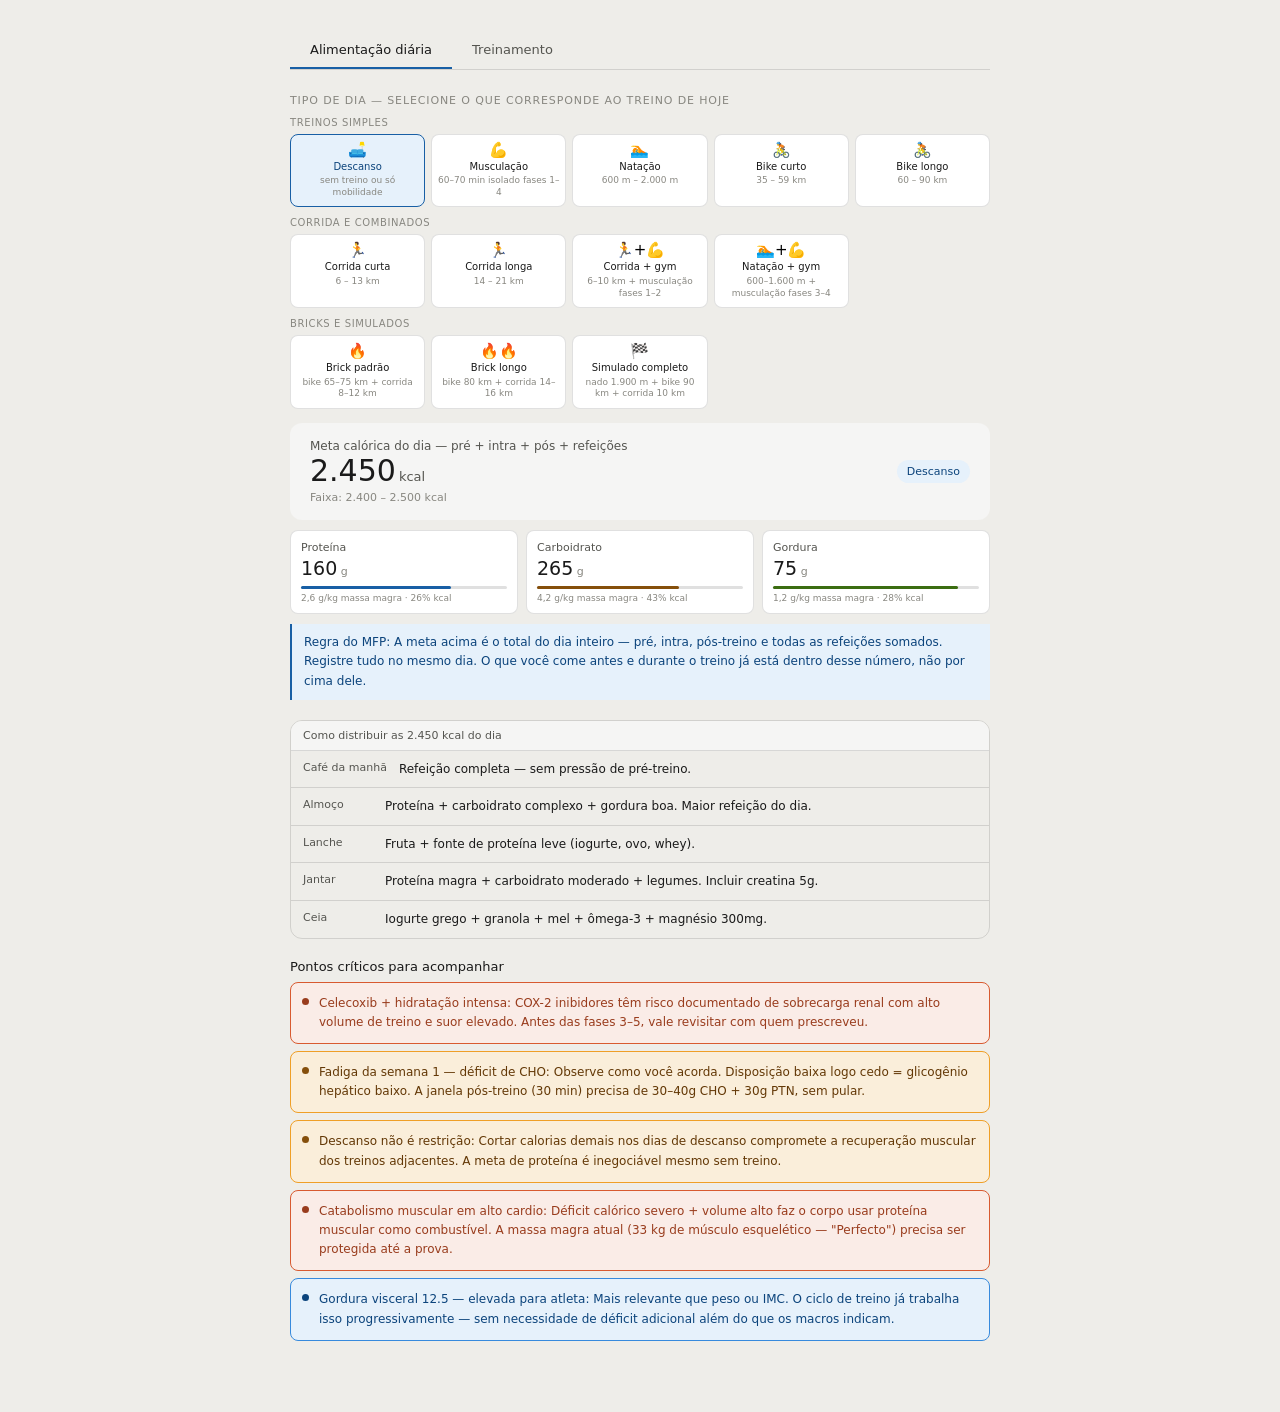
<file: index.html>
<!DOCTYPE html>
<html lang="pt-BR">
<head>
<meta charset="UTF-8">
<meta name="viewport" content="width=device-width, initial-scale=1.0">
<title>Alan — Painel Nutricional 70.3 Cozumel</title>
<link rel="stylesheet" href="style.css">
</head>
<body>
<div class="root">
  <div class="tab-bar">
    <button class="tab-btn active" onclick="switchTab('alim')">Alimentação diária</button>
    <button class="tab-btn" onclick="switchTab('treino')">Treinamento</button>
  </div>

  <!-- ===== ALIMENTAÇÃO TAB ===== -->
  <div id="tab-alim" class="tab-content visible">
    <div class="section-label">Tipo de dia — selecione o que corresponde ao treino de hoje</div>
    <div class="group-label">Treinos simples</div>
    <div class="day-row">
      <div class="day-card selected" onclick="sel(0)"><div class="icon">🛋️</div><div class="name">Descanso</div><div class="sub">sem treino ou só mobilidade</div></div>
      <div class="day-card" onclick="sel(1)"><div class="icon">💪</div><div class="name">Musculação</div><div class="sub">60–70 min isolado fases 1–4</div></div>
      <div class="day-card" onclick="sel(2)"><div class="icon">🏊</div><div class="name">Natação</div><div class="sub">600 m – 2.000 m</div></div>
      <div class="day-card" onclick="sel(3)"><div class="icon">🚴</div><div class="name">Bike curto</div><div class="sub">35 – 59 km</div></div>
      <div class="day-card" onclick="sel(4)"><div class="icon">🚴</div><div class="name">Bike longo</div><div class="sub">60 – 90 km</div></div>
    </div>
    <div class="group-label">Corrida e combinados</div>
    <div class="day-row">
      <div class="day-card" onclick="sel(5)"><div class="icon">🏃</div><div class="name">Corrida curta</div><div class="sub">6 – 13 km</div></div>
      <div class="day-card" onclick="sel(6)"><div class="icon">🏃</div><div class="name">Corrida longa</div><div class="sub">14 – 21 km</div></div>
      <div class="day-card" onclick="sel(7)"><div class="icon">🏃+💪</div><div class="name">Corrida + gym</div><div class="sub">6–10 km + musculação fases 1–2</div></div>
      <div class="day-card" onclick="sel(8)"><div class="icon">🏊+💪</div><div class="name">Natação + gym</div><div class="sub">600–1.600 m + musculação fases 3–4</div></div>
      <div class="day-card" style="visibility:hidden;"></div>
    </div>
    <div class="group-label">Bricks e simulados</div>
    <div class="day-row">
      <div class="day-card" onclick="sel(10)"><div class="icon">🔥</div><div class="name">Brick padrão</div><div class="sub">bike 65–75 km + corrida 8–12 km</div></div>
      <div class="day-card" onclick="sel(11)"><div class="icon">🔥🔥</div><div class="name">Brick longo</div><div class="sub">bike 80 km + corrida 14–16 km</div></div>
      <div class="day-card" onclick="sel(12)"><div class="icon">🏁</div><div class="name">Simulado completo</div><div class="sub">nado 1.900 m + bike 90 km + corrida 10 km</div></div>
      <div class="day-card" style="visibility:hidden;"></div>
      <div class="day-card" style="visibility:hidden;"></div>
    </div>
    <div class="kcal-hero">
      <div>
        <div class="kcal-label">Meta calórica do dia — pré + intra + pós + refeições</div>
        <div><span class="kcal-value" id="kcal-val">2.450</span><span class="kcal-unit">kcal</span></div>
        <div class="kcal-note" id="kcal-range">Faixa: 2.400 – 2.500 kcal</div>
      </div>
      <div class="kcal-pill" id="kcal-pill">Descanso</div>
    </div>
    <div class="macros-grid">
      <div class="macro-card">
        <div class="macro-name">Proteína</div>
        <div><span class="macro-val" id="ptn-val">160</span><span class="macro-unit"> g</span></div>
        <div class="macro-bar-bg"><div class="macro-bar" id="ptn-bar" style="width:40%; background:#185FA5;"></div></div>
        <div class="macro-sub" id="ptn-sub">2,6 g/kg massa magra · 26% kcal</div>
      </div>
      <div class="macro-card">
        <div class="macro-name">Carboidrato</div>
        <div><span class="macro-val" id="cho-val">265</span><span class="macro-unit"> g</span></div>
        <div class="macro-bar-bg"><div class="macro-bar" id="cho-bar" style="width:55%; background:#854F0B;"></div></div>
        <div class="macro-sub" id="cho-sub">4,2 g/kg massa magra · 43% kcal</div>
      </div>
      <div class="macro-card">
        <div class="macro-name">Gordura</div>
        <div><span class="macro-val" id="fat-val">75</span><span class="macro-unit"> g</span></div>
        <div class="macro-bar-bg"><div class="macro-bar" id="fat-bar" style="width:35%; background:#3B6D11;"></div></div>
        <div class="macro-sub" id="fat-sub">1,2 g/kg massa magra · 28% kcal</div>
      </div>
    </div>
    <div class="mfp-rule">
      <b>Regra do MFP:</b> A meta acima é o total do dia inteiro — pré, intra, pós-treino e todas as refeições somados. Registre tudo no mesmo dia. O que você come antes e durante o treino já está dentro desse número, não por cima dele.
    </div>
    <div class="mfp-box">
      <div class="mfp-header" id="mfp-header">Como distribuir as calorias do dia</div>
      <div id="mfp-rows"></div>
    </div>
    <div class="alerts-title">Pontos críticos para acompanhar</div>
    <div class="alert-item danger">
      <div class="alert-dot danger"></div>
      <div class="alert-text danger"><b>Celecoxib + hidratação intensa:</b> COX-2 inibidores têm risco documentado de sobrecarga renal com alto volume de treino e suor elevado. Antes das fases 3–5, vale revisitar com quem prescreveu.</div>
    </div>
    <div class="alert-item warn">
      <div class="alert-dot warn"></div>
      <div class="alert-text warn"><b>Fadiga da semana 1 — déficit de CHO:</b> Observe como você acorda. Disposição baixa logo cedo = glicogênio hepático baixo. A janela pós-treino (30 min) precisa de 30–40g CHO + 30g PTN, sem pular.</div>
    </div>
    <div class="alert-item warn">
      <div class="alert-dot warn"></div>
      <div class="alert-text warn"><b>Descanso não é restrição:</b> Cortar calorias demais nos dias de descanso compromete a recuperação muscular dos treinos adjacentes. A meta de proteína é inegociável mesmo sem treino.</div>
    </div>
    <div class="alert-item danger">
      <div class="alert-dot danger"></div>
      <div class="alert-text danger"><b>Catabolismo muscular em alto cardio:</b> Déficit calórico severo + volume alto faz o corpo usar proteína muscular como combustível. A massa magra atual (33 kg de músculo esquelético — "Perfecto") precisa ser protegida até a prova.</div>
    </div>
    <div class="alert-item info">
      <div class="alert-dot info"></div>
      <div class="alert-text info"><b>Gordura visceral 12.5 — elevada para atleta:</b> Mais relevante que peso ou IMC. O ciclo de treino já trabalha isso progressivamente — sem necessidade de déficit adicional além do que os macros indicam.</div>
    </div>
  </div>

  <!-- ===== TREINAMENTO TAB ===== -->
  <div id="tab-treino" class="tab-content">
    <div class="sync-status" id="sync-status">Carregando progresso…</div>
    <div class="race-countdown" id="race-countdown">
      <div class="race-cd-num" id="cd-num">—</div>
      <div class="race-cd-info">
        <div class="race-cd-label" id="cd-label">dias para a prova 🏁</div>
        <div class="race-cd-sub" id="cd-sub">IRONMAN 70.3 Cozumel · 20 Set 2026</div>
      </div>
    </div>
    <div class="train-progress-bar">
      <div class="tpb-track"><div class="tpb-fill" id="tpb-fill" style="width:0%"></div></div>
      <div class="tpb-labels">
        <span class="tpb-left" id="tpb-label">—</span>
        <span class="tpb-right" id="tpb-right">—</span>
      </div>
    </div>
    <div class="today-hero" id="today-hero"></div>
    <div class="knee-reminder">
      <span style="font-size:16px;flex-shrink:0">🦵</span>
      <div><b>Protocolo joelho — todo dia sem exceção:</b> Rolo de espuma na banda IT 60s cada lado · Abdução lateral com elástico 3×15 · Agachamento unilateral assistido 3×8</div>
    </div>
    <div class="section-label">Filtrar por fase</div>
    <div class="phase-pills" id="phase-pills"></div>
    <div id="train-week-list"></div>
  </div>
</div>

<script src="script.js"></script>
</body>
</html>
</file>
<file: style.css>
* { box-sizing: border-box; margin: 0; padding: 0; }
:root {
  --color-background-primary: #ffffff;
  --color-background-secondary: #f5f5f4;
  --color-background-tertiary: #eeede9;
  --color-text-primary: #1a1a1a;
  --color-text-secondary: #555550;
  --color-text-tertiary: #888780;
  --color-border-tertiary: rgba(0,0,0,0.12);
  --color-border-secondary: rgba(0,0,0,0.22);
  --border-radius-md: 8px;
  --border-radius-lg: 12px;
  --font-sans: system-ui, -apple-system, sans-serif;
  --sw:#E6F1FB; --sc:#0C447C;
  --bw:#FAEEDA; --bc:#633806;
  --rn:#EAF3DE; --rc:#27500A;
  --gm:#EEEDFE; --gc:#3C3489;
  --br:#FAECE7; --brc:#993C1D;
  --rs:#F1EFE8; --rsc:#5F5E5A;
}
@media (prefers-color-scheme: dark) {
  :root {
    --color-background-primary: #1e1e1c;
    --color-background-secondary: #2a2a28;
    --color-background-tertiary: #333330;
    --color-text-primary: #f0ede6;
    --color-text-secondary: #a8a59e;
    --color-text-tertiary: #6e6c66;
    --color-border-tertiary: rgba(255,255,255,0.1);
    --color-border-secondary: rgba(255,255,255,0.18);
    --sw:#042C53; --sc:#85B7EB;
    --bw:#412402; --bc:#FAC775;
    --rn:#173404; --rc:#C0DD97;
    --gm:#26215C; --gc:#CECBF6;
    --br:#4A1B0C; --brc:#F5C4B3;
    --rs:#2C2C2A; --rsc:#D3D1C7;
  }
}
body { font-family: var(--font-sans); background: var(--color-background-tertiary); min-height: 100vh; display: flex; justify-content: center; padding: 2rem 1rem; }
.root { width: 100%; max-width: 700px; padding: 0 0 2rem; }
.tab-bar { display: flex; border-bottom: 0.5px solid var(--color-border-tertiary); margin-bottom: 1.5rem; }
.tab-btn { padding: 10px 20px; font-size: 13px; font-weight: 500; background: none; border: none; cursor: pointer; color: var(--color-text-secondary); border-bottom: 2px solid transparent; margin-bottom: -0.5px; font-family: inherit; transition: color 0.15s; }
.tab-btn.active { color: var(--color-text-primary); border-bottom-color: #185FA5; }
.tab-btn:hover:not(.active) { color: var(--color-text-primary); }
.tab-content { display: none; }
.tab-content.visible { display: block; }
.section-label { font-size: 11px; font-weight: 500; color: var(--color-text-tertiary); letter-spacing: 0.08em; text-transform: uppercase; margin-bottom: 8px; }
.group-label { font-size: 10px; font-weight: 500; color: var(--color-text-tertiary); letter-spacing: 0.06em; text-transform: uppercase; margin-bottom: 6px; margin-top: 10px; }
.day-row { display: grid; grid-template-columns: repeat(5, minmax(0, 1fr)); gap: 6px; margin-bottom: 6px; }
.day-card { border: 0.5px solid var(--color-border-tertiary); border-radius: var(--border-radius-md); padding: 8px 5px; cursor: pointer; text-align: center; background: var(--color-background-primary); transition: border-color 0.15s, background 0.15s; }
.day-card:hover { border-color: var(--color-border-secondary); }
.day-card.selected { border-color: #185FA5; background: #E6F1FB; }
@media (prefers-color-scheme: dark) { .day-card.selected { background: #042C53; border-color: #378ADD; } }
.day-card .icon { font-size: 15px; margin-bottom: 3px; line-height: 1; }
.day-card .name { font-size: 10px; font-weight: 500; color: var(--color-text-primary); line-height: 1.25; }
.day-card .sub { font-size: 9px; color: var(--color-text-tertiary); margin-top: 2px; line-height: 1.3; }
.day-card.selected .name { color: #0C447C; }
@media (prefers-color-scheme: dark) { .day-card.selected .name { color: #85B7EB; } }
.kcal-hero { background: var(--color-background-secondary); border-radius: var(--border-radius-lg); padding: 1rem 1.25rem; margin: 14px 0 10px; display: flex; align-items: center; justify-content: space-between; }
.kcal-label { font-size: 12px; color: var(--color-text-secondary); margin-bottom: 3px; }
.kcal-value { font-size: 30px; font-weight: 500; color: var(--color-text-primary); line-height: 1; }
.kcal-unit { font-size: 13px; color: var(--color-text-secondary); margin-left: 3px; }
.kcal-note { font-size: 11px; color: var(--color-text-tertiary); margin-top: 5px; }
.kcal-pill { background: #E6F1FB; color: #0C447C; font-size: 11px; font-weight: 500; padding: 4px 10px; border-radius: 20px; white-space: nowrap; text-align: center; max-width: 130px; line-height: 1.4; }
@media (prefers-color-scheme: dark) { .kcal-pill { background: #042C53; color: #85B7EB; } }
.macros-grid { display: grid; grid-template-columns: repeat(3, minmax(0, 1fr)); gap: 8px; margin-bottom: 10px; }
.macro-card { background: var(--color-background-primary); border: 0.5px solid var(--color-border-tertiary); border-radius: var(--border-radius-md); padding: 10px; }
.macro-name { font-size: 11px; color: var(--color-text-secondary); margin-bottom: 3px; }
.macro-val { font-size: 19px; font-weight: 500; color: var(--color-text-primary); }
.macro-unit { font-size: 11px; color: var(--color-text-tertiary); }
.macro-bar-bg { height: 3px; background: var(--color-border-tertiary); border-radius: 2px; margin-top: 7px; }
.macro-bar { height: 3px; border-radius: 2px; transition: width 0.35s; }
.macro-sub { font-size: 9px; color: var(--color-text-tertiary); margin-top: 4px; }
.mfp-box { border: 0.5px solid var(--color-border-tertiary); border-radius: var(--border-radius-lg); overflow: hidden; margin-bottom: 1.25rem; }
.mfp-header { background: var(--color-background-secondary); padding: 8px 12px; font-size: 11px; font-weight: 500; color: var(--color-text-secondary); border-bottom: 0.5px solid var(--color-border-tertiary); }
.mfp-row { display: flex; justify-content: space-between; align-items: flex-start; padding: 9px 12px; border-bottom: 0.5px solid var(--color-border-tertiary); gap: 12px; }
.mfp-row:last-child { border-bottom: none; }
.mfp-moment { font-size: 11px; font-weight: 500; color: var(--color-text-secondary); min-width: 70px; flex-shrink: 0; padding-top: 1px; }
.mfp-desc { font-size: 12px; color: var(--color-text-primary); line-height: 1.55; flex: 1; }
.mfp-rule { background: #E6F1FB; border-left: 2px solid #185FA5; padding: 9px 12px; font-size: 12px; line-height: 1.6; color: #0C447C; margin-bottom: 1.25rem; }
@media (prefers-color-scheme: dark) { .mfp-rule { background: #042C53; color: #85B7EB; } }
.mfp-rule b { font-weight: 500; }
.alerts-title { font-size: 13px; font-weight: 500; color: var(--color-text-primary); margin-bottom: 8px; }
.alert-item { display: flex; gap: 10px; padding: 11px; border-radius: var(--border-radius-md); margin-bottom: 7px; border: 0.5px solid var(--color-border-tertiary); }
.alert-item.warn { background: #FAEEDA; border-color: #EF9F27; }
.alert-item.danger { background: #FAECE7; border-color: #D85A30; }
.alert-item.info { background: #E6F1FB; border-color: #378ADD; }
.alert-item.ok { background: #EAF3DE; border-color: #639922; }
@media (prefers-color-scheme: dark) {
  .alert-item.warn { background: #412402; border-color: #854F0B; }
  .alert-item.danger { background: #4A1B0C; border-color: #993C1D; }
  .alert-item.info { background: #042C53; border-color: #0C447C; }
  .alert-item.ok { background: #173404; border-color: #27500A; }
}
.alert-dot { width: 7px; height: 7px; border-radius: 50%; flex-shrink: 0; margin-top: 4px; }
.alert-dot.warn { background: #854F0B; }
.alert-dot.danger { background: #993C1D; }
.alert-dot.info { background: #0C447C; }
.alert-dot.ok { background: #27500A; }
@media (prefers-color-scheme: dark) {
  .alert-dot.warn { background: #FAC775; }
  .alert-dot.danger { background: #F5C4B3; }
  .alert-dot.info { background: #85B7EB; }
  .alert-dot.ok { background: #C0DD97; }
}
.alert-text { font-size: 12px; line-height: 1.6; }
.alert-text.warn { color: #633806; }
.alert-text.danger { color: #993C1D; }
.alert-text.info { color: #0C447C; }
.alert-text.ok { color: #27500A; }
@media (prefers-color-scheme: dark) {
  .alert-text.warn { color: #FAC775; }
  .alert-text.danger { color: #F5C4B3; }
  .alert-text.info { color: #85B7EB; }
  .alert-text.ok { color: #C0DD97; }
}
.alert-text b { font-weight: 500; }
/* ===== TRAINING TAB STYLES ===== */
.sync-status { font-size: 10px; color: var(--color-text-tertiary); text-align: right; margin-bottom: 8px; min-height: 14px; }
.race-countdown { background: #EAF3DE; border: 1.5px solid #639922; border-radius: var(--border-radius-lg); padding: 16px 20px; margin-bottom: 1.25rem; display: flex; align-items: center; gap: 18px; }
@media (prefers-color-scheme: dark) { .race-countdown { background: #173404; border-color: #27500A; } }
.race-cd-num { font-size: 56px; font-weight: 700; color: #27500A; line-height: 1; flex-shrink: 0; letter-spacing: -2px; }
@media (prefers-color-scheme: dark) { .race-cd-num { color: #C0DD97; } }
.race-cd-info { flex: 1; }
.race-cd-label { font-size: 14px; font-weight: 600; color: #27500A; margin-bottom: 3px; }
.race-cd-sub { font-size: 11px; color: #3B6D11; line-height: 1.6; }
@media (prefers-color-scheme: dark) { .race-cd-label { color: #C0DD97; } .race-cd-sub { color: #7FB85A; } }
.train-progress-bar { margin-bottom: 1.25rem; }
.tpb-track { height: 6px; background: var(--color-border-tertiary); border-radius: 3px; margin-bottom: 8px; }
.tpb-fill { height: 6px; border-radius: 3px; background: #185FA5; transition: width 0.5s ease; }
.tpb-labels { display: flex; justify-content: space-between; align-items: center; }
.tpb-left { font-size: 12px; font-weight: 500; color: var(--color-text-primary); }
.tpb-right { font-size: 11px; color: var(--color-text-tertiary); }
.today-hero { border: 1.5px solid #185FA5; border-radius: var(--border-radius-lg); overflow: hidden; margin-bottom: 1.25rem; background: var(--color-background-primary); }
.today-hero-header { display: flex; align-items: center; gap: 10px; padding: 12px 14px; background: #E6F1FB; border-bottom: 0.5px solid rgba(24,95,165,0.2); }
@media (prefers-color-scheme: dark) { .today-hero-header { background: #042C53; } }
.today-badge { font-size: 10px; font-weight: 600; letter-spacing: 0.08em; text-transform: uppercase; color: #185FA5; background: white; padding: 2px 8px; border-radius: 20px; flex-shrink: 0; }
@media (prefers-color-scheme: dark) { .today-badge { background: #185FA5; color: white; } }
.today-date { font-size: 13px; font-weight: 500; color: #0C447C; flex: 1; }
@media (prefers-color-scheme: dark) { .today-date { color: #85B7EB; } }
.today-done-badge { font-size: 10px; font-weight: 500; color: #27500A; background: #EAF3DE; padding: 2px 8px; border-radius: 20px; }
@media (prefers-color-scheme: dark) { .today-done-badge { background: #173404; color: #C0DD97; } }
.today-sport-row { display: flex; align-items: center; gap: 10px; padding: 12px 14px; border-bottom: 0.5px solid var(--color-border-tertiary); }
.today-sport-icon { font-size: 22px; flex-shrink: 0; }
.today-sport-info { flex: 1; min-width: 0; }
.today-sport-name { font-size: 14px; font-weight: 500; color: var(--color-text-primary); }
.today-sport-desc { font-size: 12px; color: var(--color-text-secondary); margin-top: 2px; line-height: 1.4; }
.today-toggle-btn { font-size: 11px; font-weight: 500; color: #185FA5; background: none; border: 0.5px solid #185FA5; border-radius: 6px; padding: 5px 10px; cursor: pointer; white-space: nowrap; flex-shrink: 0; font-family: inherit; }
.today-nut { padding: 12px 14px; display: flex; flex-direction: column; gap: 8px; }
.today-nut.hidden { display: none; }
.nut-row { display: flex; gap: 10px; align-items: flex-start; padding: 9px 11px; border-radius: 8px; }
.nut-row.pre { background: var(--rn); }
.nut-row.intra { background: var(--sw); }
.nut-row.post { background: var(--bw); }
.nut-label { font-size: 10px; font-weight: 600; letter-spacing: 0.06em; text-transform: uppercase; min-width: 36px; padding-top: 1px; flex-shrink: 0; }
.nut-row.pre .nut-label { color: var(--rc); }
.nut-row.intra .nut-label { color: var(--sc); }
.nut-row.post .nut-label { color: var(--bc); }
.nut-items { font-size: 12px; line-height: 1.6; }
.nut-row.pre .nut-items { color: var(--rc); }
.nut-row.intra .nut-items { color: var(--sc); }
.nut-row.post .nut-items { color: var(--bc); }
.nut-rest-note { font-size: 12px; color: var(--color-text-secondary); padding: 10px 14px; line-height: 1.6; }
.knee-reminder { display: flex; gap: 10px; align-items: flex-start; padding: 10px 12px; border-radius: 8px; background: var(--bw); border-left: 2px solid var(--bc); font-size: 11px; color: var(--bc); line-height: 1.6; margin-bottom: 1.25rem; }
.knee-reminder b { font-weight: 500; }
.phase-pills { display: flex; gap: 5px; flex-wrap: wrap; margin-bottom: 1rem; }
.phase-pill { font-size: 11px; font-weight: 500; padding: 4px 11px; border-radius: 20px; border: 0.5px solid var(--color-border-secondary); background: transparent; color: var(--color-text-secondary); cursor: pointer; font-family: inherit; transition: all 0.15s; }
.phase-pill.active { color: white; border-color: transparent; }
.week-item { border: 0.5px solid var(--color-border-tertiary); border-left-width: 3px; border-radius: var(--border-radius-lg); margin-bottom: 8px; overflow: hidden; background: var(--color-background-primary); }
.week-header { display: flex; align-items: center; gap: 10px; padding: 11px 14px; cursor: pointer; user-select: none; background: var(--color-background-secondary); }
.week-header.is-rec { background: var(--color-background-tertiary); }
.week-header.is-race { background: #EAF3DE; }
@media (prefers-color-scheme: dark) { .week-header.is-race { background: #173404; } }
.week-num-badge { font-size: 11px; font-weight: 500; padding: 2px 8px; border-radius: 6px; white-space: nowrap; flex-shrink: 0; color: white; }
.week-meta { flex: 1; min-width: 0; }
.week-title { font-size: 13px; font-weight: 500; color: var(--color-text-primary); white-space: nowrap; overflow: hidden; text-overflow: ellipsis; }
.week-sub { font-size: 11px; color: var(--color-text-tertiary); margin-top: 1px; white-space: nowrap; overflow: hidden; text-overflow: ellipsis; }
.week-totals { display: flex; gap: 4px; flex-wrap: wrap; flex-shrink: 0; }
.week-chevron { font-size: 10px; color: var(--color-text-tertiary); flex-shrink: 0; transition: transform 0.2s; }
.week-foc { padding: 7px 14px; font-size: 11px; color: var(--color-text-secondary); border-top: 0.5px solid var(--color-border-tertiary); background: var(--color-background-secondary); line-height: 1.5; }
.week-days { padding: 8px 10px; display: flex; flex-direction: column; gap: 4px; }
/* Hide totals pills on mobile — they're visible when the week is expanded */
@media (max-width: 540px) { .week-totals { display: none; } }
.train-day { border-radius: 8px; overflow: hidden; }
.train-day-header { display: flex; align-items: center; gap: 8px; padding: 8px 10px; cursor: pointer; transition: background 0.12s; border-radius: 8px; }
.train-day.done .train-day-header { opacity: 0.55; background: rgba(99,153,34,0.06); }
.train-day.is-today .train-day-header { background: rgba(24,95,165,0.1); border: 1.5px solid #185FA5; border-radius: 8px; }
@media (prefers-color-scheme: dark) { .train-day.is-today .train-day-header { background: rgba(24,95,165,0.18); border-color: #378ADD; } }
.train-day.overdue .train-day-header { background: rgba(239,159,39,0.1); border: 1px solid #EF9F27; border-radius: 8px; }
@media (prefers-color-scheme: dark) { .train-day.overdue .train-day-header { background: rgba(239,159,39,0.12); border-color: #854F0B; } }
.train-day-date { font-size: 10px; font-weight: 500; color: var(--color-text-tertiary); min-width: 38px; flex-shrink: 0; line-height: 1.3; }
.train-day.is-today .train-day-date { color: #185FA5; font-weight: 700; }
.train-day.overdue .train-day-date { color: #854F0B; }
@media (prefers-color-scheme: dark) { .train-day.overdue .train-day-date { color: #FAC775; } }
.train-day-icon-wrap { width: 28px; height: 28px; border-radius: 7px; display: flex; align-items: center; justify-content: center; font-size: 14px; flex-shrink: 0; }
.train-day-info { flex: 1; min-width: 0; }
.train-day-name { font-size: 12px; font-weight: 500; color: var(--color-text-primary); }
.train-day-desc { font-size: 11px; color: var(--color-text-secondary); margin-top: 1px; white-space: nowrap; overflow: hidden; text-overflow: ellipsis; max-width: 220px; }
.train-day-right { display: flex; align-items: center; gap: 6px; flex-shrink: 0; }
.day-nut-toggle { font-size: 10px; color: var(--color-text-tertiary); transition: transform 0.2s; }
.train-day-nut { padding: 4px 10px 10px 10px; display: flex; flex-direction: column; gap: 6px; }
.train-day-nut.hidden { display: none; }
.done-btn { font-size: 10px; font-weight: 600; padding: 3px 9px; border-radius: 20px; border: none; cursor: pointer; font-family: inherit; white-space: nowrap; transition: opacity 0.15s; }
.done-btn.mark { background: #EAF3DE; color: #27500A; border: 1px solid #639922; }
.done-btn.marked { background: #639922; color: white; }
.done-btn.overdue-mark { background: #FAEEDA; color: #633806; border: 1px solid #EF9F27; }
@media (prefers-color-scheme: dark) {
  .done-btn.mark { background: #173404; color: #C0DD97; border-color: #27500A; }
  .done-btn.marked { background: #27500A; color: #C0DD97; }
  .done-btn.overdue-mark { background: #412402; color: #FAC775; border-color: #854F0B; }
}
.ts { font-size: 10px; font-weight: 500; padding: 2px 6px; border-radius: 8px; }
</file>
